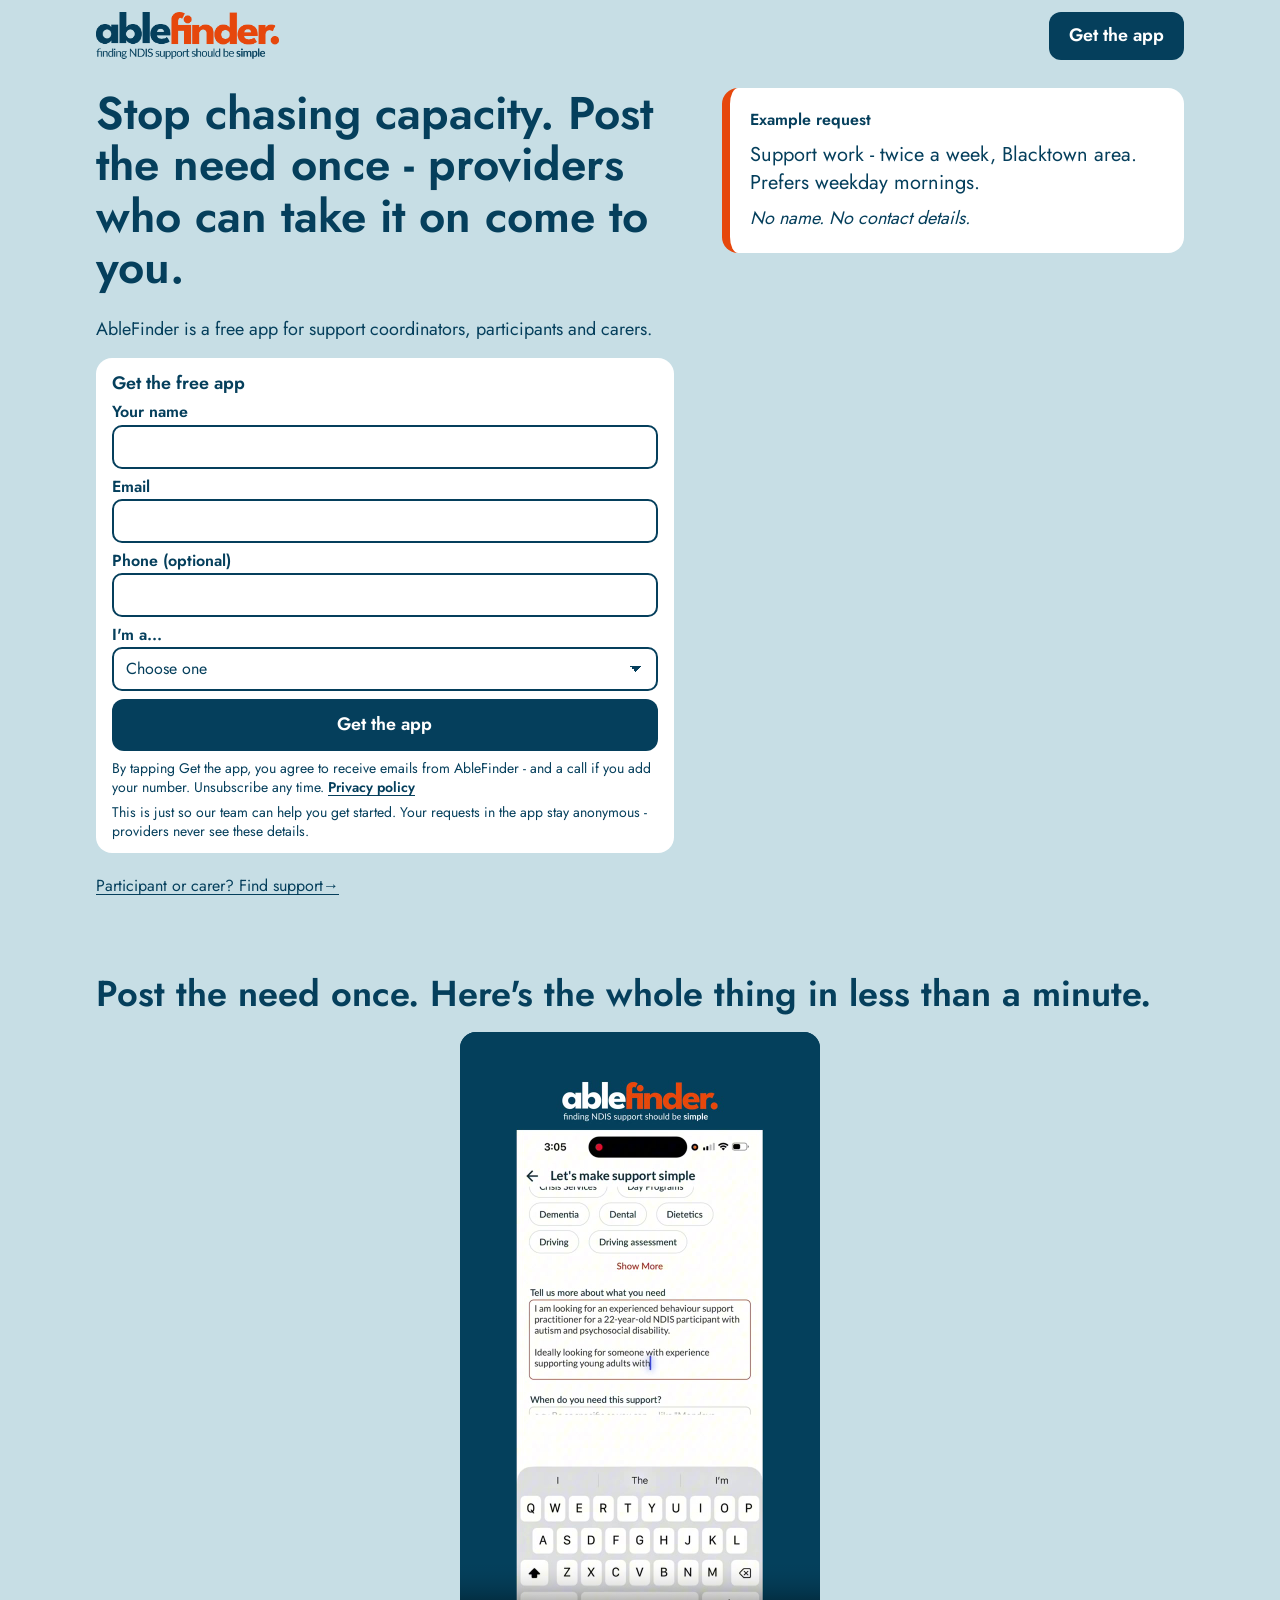
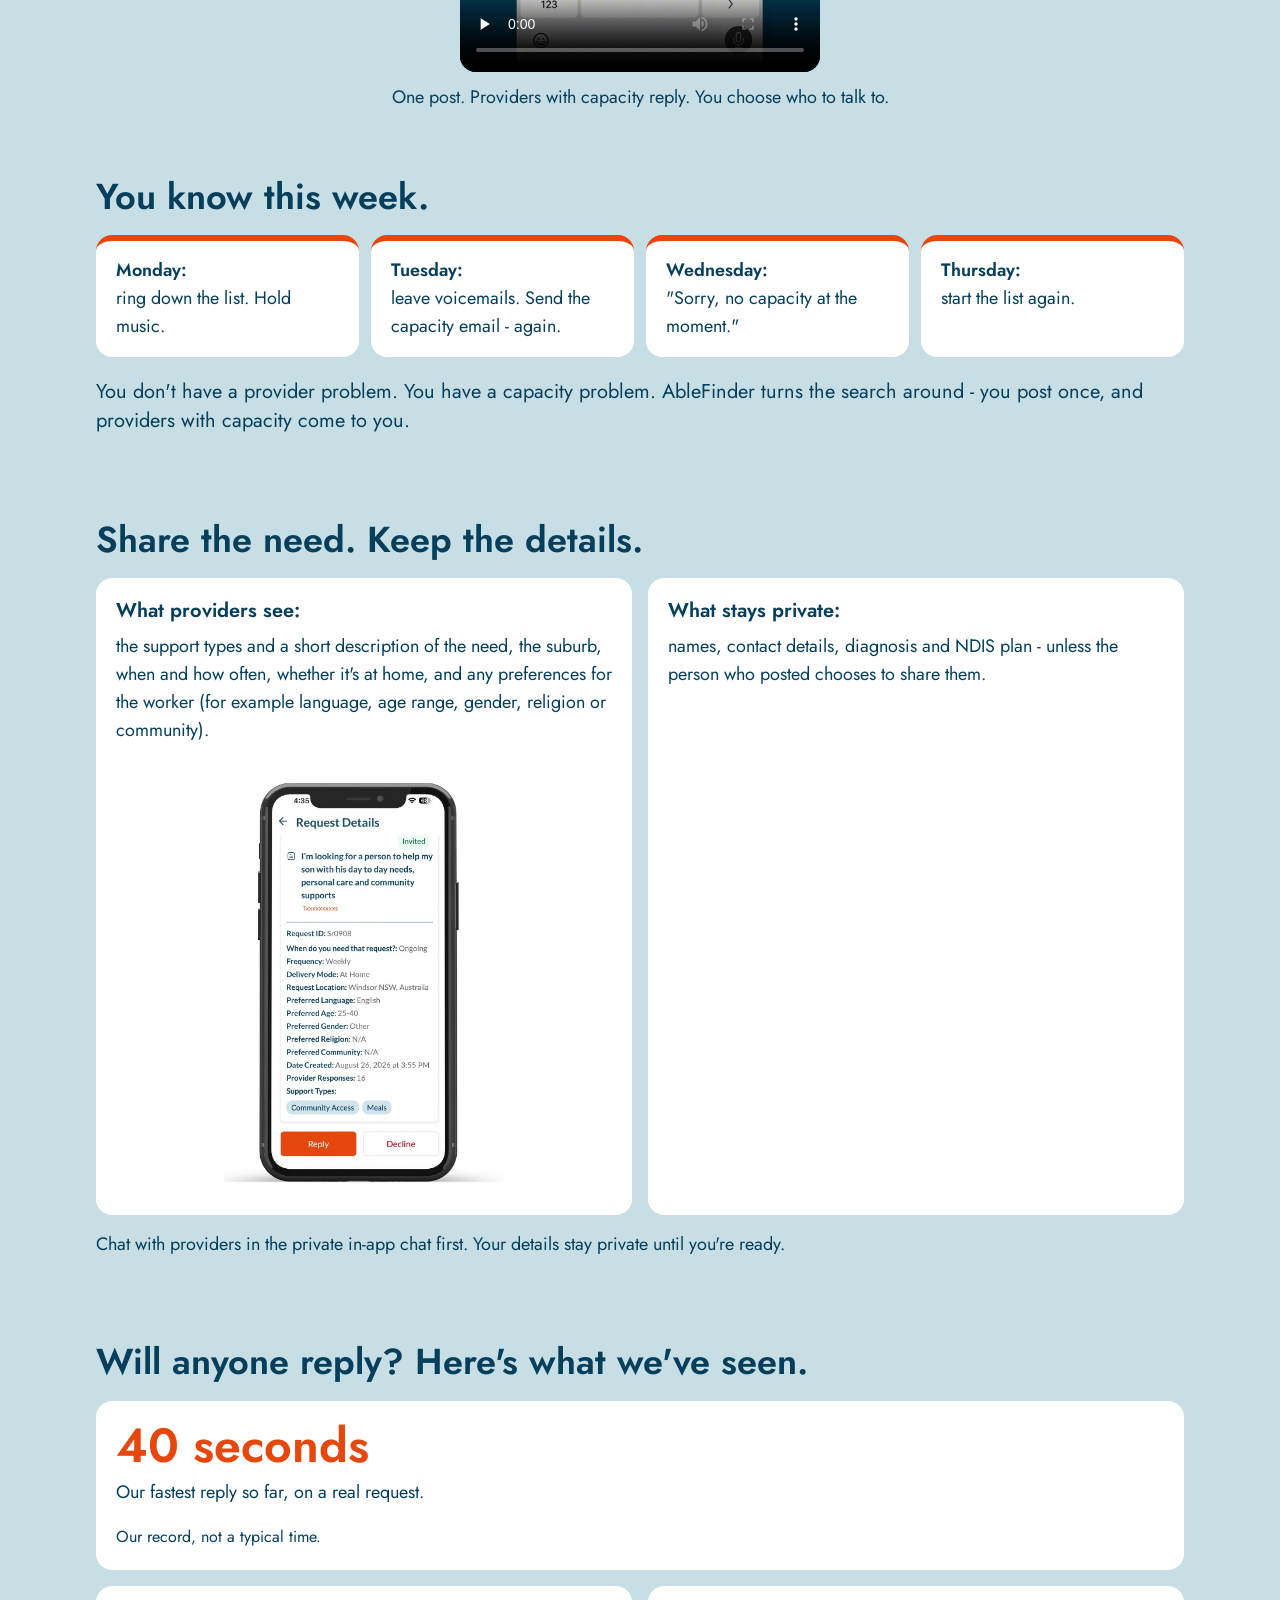
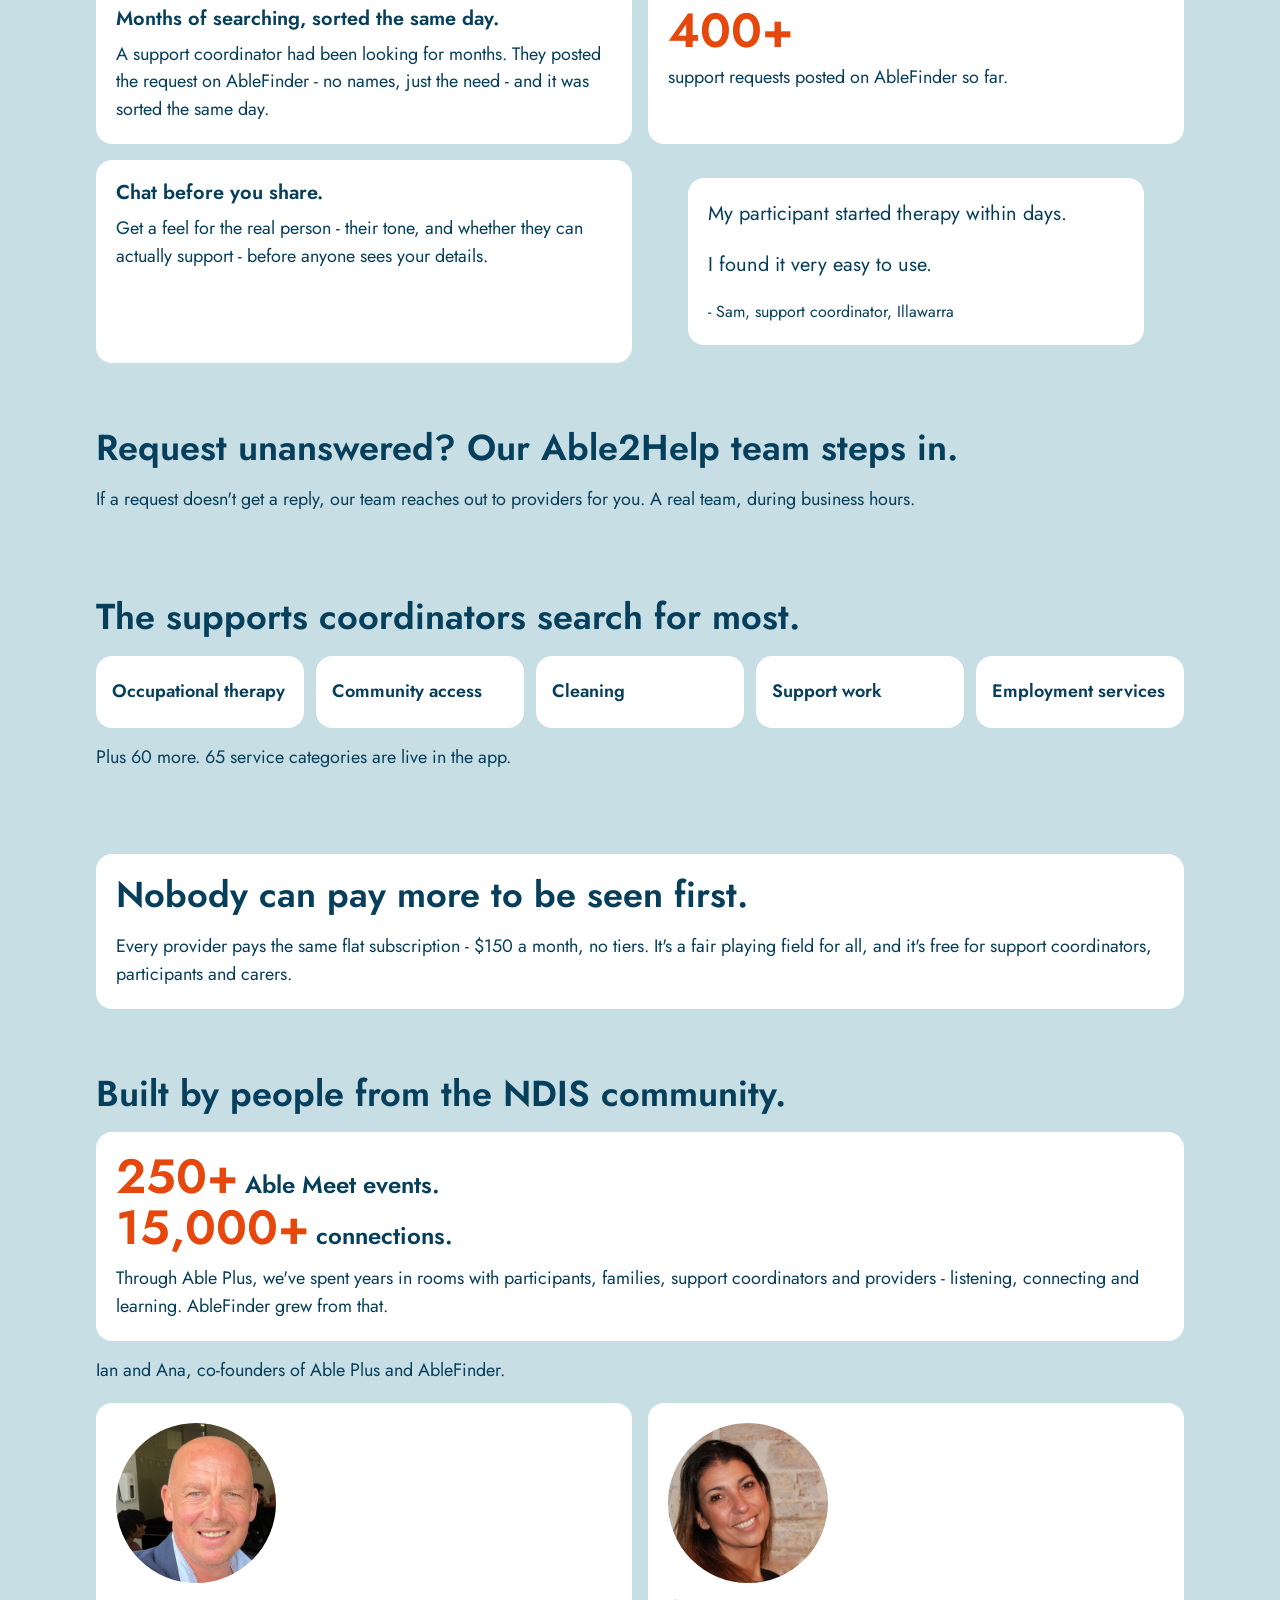
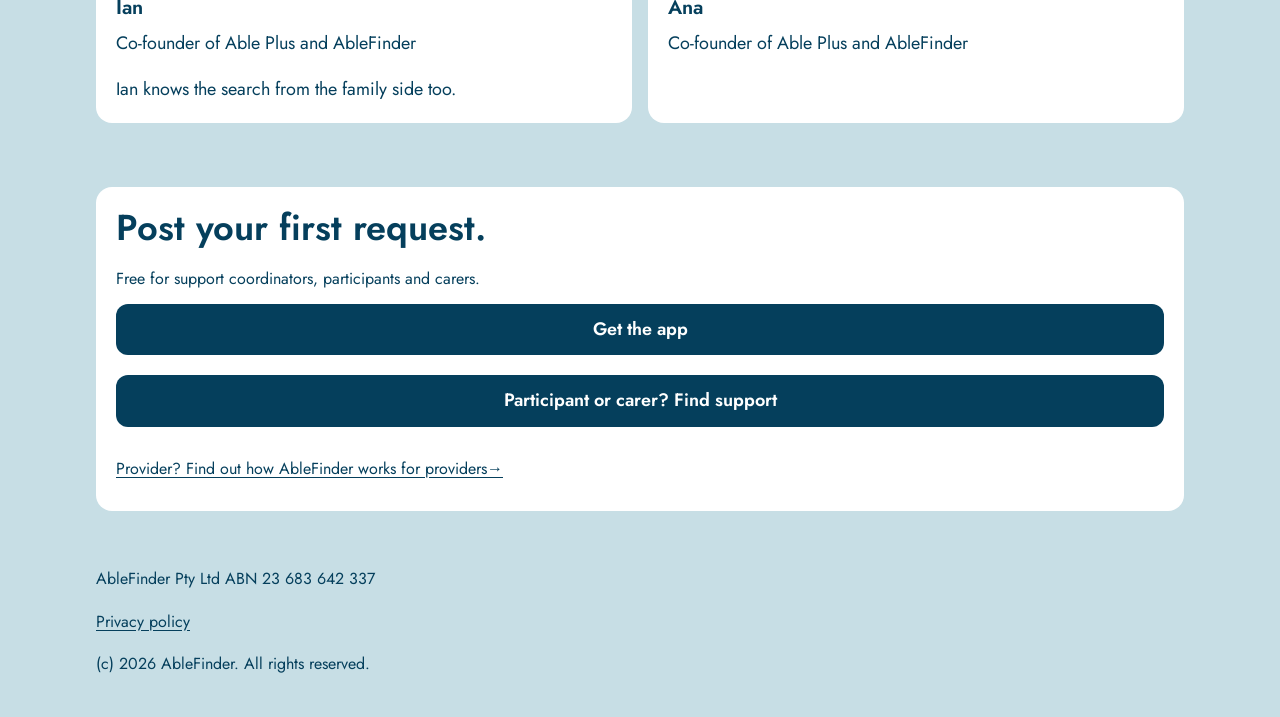
<file: support-coordinators/index.html>
<!doctype html>
<html lang="en-AU">
<head>
<meta charset="utf-8">
<meta name="viewport" content="width=device-width, initial-scale=1">
<title>Post the need once | AbleFinder for support coordinators</title>
<meta name="description" content="AbleFinder is a free app for support coordinators, participants and carers. Post the need once and providers with capacity reply.">
<meta name="robots" content="noindex">
<script>
(function(d){var W=["capacity","private","built"];
var c=null;try{c=new URLSearchParams(location.search).get("c")}catch(e){}
c=c&&c.toLowerCase();
var h=d.documentElement;h.dataset.variant=W.indexOf(c)>-1?c:"default";
var u=navigator.userAgent||"",ios=/iPhone|iPad|iPod/.test(u)||(navigator.platform==="MacIntel"&&navigator.maxTouchPoints>1);
h.dataset.os=ios?"ios":/Android/i.test(u)?"android":"other";
h.classList.add("js");try{if(localStorage.getItem("af_unlocked")==="1")h.classList.add("unlocked")}catch(e){}})(document);
</script>
<link rel="preload" href="/assets/fonts/jost-latin-600-normal.woff2" as="font" type="font/woff2" crossorigin>
<link rel="stylesheet" href="/assets/lp.css?v=20261102">
<script>
!function(f,b,e,v,n,t,s){if(f.fbq)return;n=f.fbq=function(){n.callMethod?
n.callMethod.apply(n,arguments):n.queue.push(arguments)};if(!f._fbq)f._fbq=n;
n.push=n;n.loaded=!0;n.version='2.0';n.queue=[];t=b.createElement(e);t.async=!0;
t.src=v;s=b.getElementsByTagName(e)[0];s.parentNode.insertBefore(t,s)}(window,
document,'script','https://connect.facebook.net/en_US/fbevents.js');
fbq('set', 'autoConfig', false, '1231510630049582');
fbq('init', '1231510630049582');
fbq('track', 'PageView');
</script>
</head>
<body data-page="sc-landing">
<noscript><img height="1" width="1" style="display:none" alt=""
src="https://www.facebook.com/tr?id=1231510630049582&amp;ev=PageView&amp;noscript=1"/></noscript>
<a class="skip" href="#main">Skip to content</a>
<header class="site-header">
<div class="wrap site-header__in">
<a id="logo" href="#main"><img src="/assets/img/logo-colour.png" alt="AbleFinder - finding NDIS support should be simple" width="152" height="40"></a>
<div class="site-header__cta"><div class="store-badges" data-gated><a href="https://apps.apple.com/au/app/ablefinder/id6751715948?pt=128092141&amp;ct=sc-landing-default&amp;mt=8" data-store="ios" data-position="header" class="store-badge store-badge--ios"><img src="/assets/badge-app-store.svg" alt="Download AbleFinder on the App Store" width="144" height="48"></a><a href="https://play.google.com/store/apps/details?id=com.ablefinder.ablefinder&amp;referrer=utm_source%3Dmeta%26utm_medium%3Dpaid_social%26utm_campaign%3Dsc-wsyd%26utm_content%3Dsc-landing-default" data-store="android" data-position="header" class="store-badge store-badge--android"><img src="/assets/badge-google-play.svg" alt="Get AbleFinder on Google Play" width="162" height="48"></a></div><a class="btn gate-btn gate-btn--header" href="#lead" data-goto-form data-gate>Get the app</a></div>
</div>
</header>
<main id="main" class="flow">
<section id="hero" class="sec hero" aria-label="AbleFinder for support coordinators">
<div class="wrap hero__grid">
<div class="hero__text">
<div class="hero__headings">
<h1 class="h1" data-v="default">Stop chasing capacity. Post the need once - providers who can take it on come to you.</h1>
<h1 class="h1" data-v="capacity">Need capacity? Post it once. Stop sending the same email forty times.</h1>
<h1 class="h1" data-v="private">Anonymous by default. Your details stay private until you're ready.</h1>
<h1 class="h1" data-v="built">250+ events. 15,000+ connections. Then we built the app.</h1>
</div>
<p class="lede">AbleFinder is a free app for support coordinators, participants and carers.</p>
<div class="lead" id="lead" data-gate>
<h2 class="lead__h" id="lead-h">Get the free app</h2>
<form id="lead-form" class="lead__form" method="post" action="/api/lead" aria-labelledby="lead-h" novalidate>
<input type="hidden" name="page" value="sc-landing">
<input type="hidden" name="variant" value="default">
<div class="field"><label for="lf-name">Your name</label><input id="lf-name" name="name" type="text" autocomplete="name" maxlength="80" required><p class="field__error" id="lf-name-err" hidden></p></div>
<div class="field"><label for="lf-email">Email</label><input id="lf-email" name="email" type="email" autocomplete="email" inputmode="email" maxlength="120" required><p class="field__error" id="lf-email-err" hidden></p></div>
<div class="field"><label for="lf-phone">Phone (optional)</label><input id="lf-phone" name="phone" type="tel" autocomplete="tel" inputmode="tel" maxlength="20"><p class="field__error" id="lf-phone-err" hidden></p></div>
<div class="field"><label for="lf-role">I'm a...</label><select id="lf-role" name="role" required><option value="" disabled selected>Choose one</option><option value="support_coordinator">Support coordinator</option><option value="participant_carer">Participant or carer</option><option value="provider">Provider</option></select><p class="field__error" id="lf-role-err" hidden></p></div>
<div class="hp" aria-hidden="true"><label for="lf-company">Company</label><input id="lf-company" name="company" type="text" tabindex="-1" autocomplete="off"></div>
<div id="lf-turnstile" class="lead__ts"></div>
<button type="submit" class="btn btn--block lead__btn" id="lf-submit">Get the app</button>
<p class="lead__error" id="lf-form-err" role="alert" hidden></p>
<p class="lead__consent">By tapping Get the app, you agree to receive emails from AbleFinder - and a call if you add your number. Unsubscribe any time. <a href="https://www.ablefinder.net.au/privacy-policy" target="_blank" rel="noopener">Privacy policy</a></p>
<p class="lead__reassure">This is just so our team can help you get started. Your requests in the app stay anonymous - providers never see these details.</p>
</form>
</div>
<div class="unlocked-block" data-gated>
<p class="lead__done" id="lead-done" tabindex="-1">You're in. Download AbleFinder and post your first request.</p>
<div class="store-badges" data-gated><a href="https://apps.apple.com/au/app/ablefinder/id6751715948?pt=128092141&amp;ct=sc-landing-default&amp;mt=8" data-store="ios" data-position="hero" class="store-badge store-badge--ios"><img src="/assets/badge-app-store.svg" alt="Download AbleFinder on the App Store" width="144" height="48"></a><a href="https://play.google.com/store/apps/details?id=com.ablefinder.ablefinder&amp;referrer=utm_source%3Dmeta%26utm_medium%3Dpaid_social%26utm_campaign%3Dsc-wsyd%26utm_content%3Dsc-landing-default" data-store="android" data-position="hero" class="store-badge store-badge--android"><img src="/assets/badge-google-play.svg" alt="Get AbleFinder on Google Play" width="162" height="48"></a></div>
<p class="cta-note">Free for support coordinators, participants and carers.</p>
<p class="provider-next" id="provider-next" hidden><a href="https://www.ablefinder.net.au">Setting up as a provider? See how it works <span aria-hidden="true">&rarr;</span></a></p>
</div>
<p class="webapp-line" hidden><a href="https://app.ablefinder.net.au" data-webapp>On a laptop? Open AbleFinder in your browser <span aria-hidden="true">&rarr;</span></a></p>
<p class="part-link"><a href="#final-cta" data-open-participant>Participant or carer? Find support <span aria-hidden="true">&rarr;</span></a></p>
</div>
<aside class="request-card card" aria-label="Example request">
<p class="request-card__label">Example request</p>
<p class="request-card__body">Support work - twice a week, Blacktown area. Prefers weekday mornings.</p>
<p class="request-card__note"><em>No name. No contact details.</em></p>
</aside>
</div>
</section>
<section id="recording" class="sec" aria-labelledby="recording-h">
<div class="wrap">
<h2 id="recording-h">Post the need once. Here's the whole thing in less than a minute.</h2>
<video controls playsinline preload="none" poster="/assets/video/sc-request-under-a-minute-poster.jpg" width="720" height="1280" aria-label="Screen recording of a support coordinator posting a request in the AbleFinder app">
<source src="/assets/video/sc-request-under-a-minute.mp4" type="video/mp4">
<track kind="captions" srclang="en" label="English" src="/assets/video/sc-request-under-a-minute.vtt" default>
</video>
<p class="video-caption">One post. Providers with capacity reply. You choose who to talk to.</p>
</div>
</section>
<section id="week" class="sec" aria-labelledby="week-h">
<div class="wrap">
<h2 id="week-h">You know this week.</h2>
<ol class="week">
<li><strong>Monday:</strong> ring down the list. Hold music.</li>
<li><strong>Tuesday:</strong> leave voicemails. Send the capacity email - again.</li>
<li><strong>Wednesday:</strong> "Sorry, no capacity at the moment."</li>
<li><strong>Thursday:</strong> start the list again.</li>
</ol>
<p class="closing">You don't have a provider problem. You have a capacity problem. AbleFinder turns the search around - you post once, and providers with capacity come to you.</p>
</div>
</section>
<section id="privacy" class="sec" aria-labelledby="privacy-h">
<div class="wrap">
<h2 id="privacy-h">Share the need. Keep the details.</h2>
<div class="cols">
<div class="card">
<h3>What providers see:</h3>
<p>the support types and a short description of the need, the suburb, when and how often, whether it's at home, and any preferences for the worker (for example language, age range, gender, religion or community).</p>
<img class="ui-shot" src="/assets/img/provider-view.jpg" alt="A request as a provider sees it in the AbleFinder app: a short description, support types, location, frequency and worker preferences. No name or contact details." width="480" height="741" loading="lazy" decoding="async">
</div>
<div class="card">
<h3>What stays private:</h3>
<p>names, contact details, diagnosis and NDIS plan - unless the person who posted chooses to share them.</p>
</div>
</div>
<p class="under">Chat with providers in the private in-app chat first. Your details stay private until you're ready.</p>
</div>
</section>
<section id="proof" class="sec" aria-labelledby="proof-h">
<div class="wrap">
<h2 id="proof-h">Will anyone reply? Here's what we've seen.</h2>
<div class="proof">
<div class="card proof__big">
<p class="num">40 seconds</p>
<p>Our fastest reply so far, on a real request.</p>
<p class="small">Our record, not a typical time.</p>
</div>
<div class="card">
<h3>Months of searching, sorted the same day.</h3>
<p>A support coordinator had been looking for months. They posted the request on AbleFinder - no names, just the need - and it was sorted the same day.</p>
</div>
<div class="card">
<p class="num num--md">400+</p>
<p>support requests posted on AbleFinder so far.</p>
</div>
<div class="card">
<h3>Chat before you share.</h3>
<p>Get a feel for the real person - their tone, and whether they can actually support - before anyone sees your details.</p>
</div>
<figure id="sam-testimonial" class="card" hidden>
<blockquote><p>My participant started therapy within days.</p><p>I found it very easy to use.</p></blockquote>
<figcaption>- Sam, support coordinator, Illawarra</figcaption>
</figure>
</div>
</div>
</section>
<section id="able2help" class="sec" aria-labelledby="a2h-h">
<div class="wrap">
<h2 id="a2h-h">Request unanswered? Our Able2Help team steps in.</h2>
<p>If a request doesn't get a reply, our team reaches out to providers for you. A real team, during business hours.</p>
</div>
</section>
<section id="find" class="sec" aria-labelledby="find-h">
<div class="wrap">
<h2 id="find-h">The supports coordinators search for most.</h2>
<ul class="tiles">
<li>Occupational therapy</li>
<li>Community access</li>
<li>Cleaning</li>
<li>Support work</li>
<li>Employment services</li>
</ul>
<p class="under">Plus 60 more. 65 service categories are live in the app.</p>
</div>
</section>
<section id="price" class="sec" aria-labelledby="price-h">
<div class="wrap">
<div class="card">
<h2 id="price-h">Nobody can pay more to be seen first.</h2>
<p>Every provider pays the same flat subscription - $150 a month, no tiers. It's a fair playing field for all, and it's free for support coordinators, participants and carers.</p>
</div>
</div>
</section>
<section id="built" class="sec" aria-labelledby="built-h">
<div class="wrap">
<h2 id="built-h">Built by people from the NDIS community.</h2>
<div class="card">
<p class="stats"><span class="stat"><span class="num num--md">250+</span> Able Meet events.</span> <span class="stat"><span class="num num--md">15,000+</span> connections.</span></p>
<p>Through Able Plus, we've spent years in rooms with participants, families, support coordinators and providers - listening, connecting and learning. AbleFinder grew from that.</p>
</div>
<p class="under">Ian and Ana, co-founders of Able Plus and AbleFinder.</p>
<div class="cols">
<div class="card person">
<img class="person__photo" src="/assets/img/ian.jpg" alt="Ian, co-founder of Able Plus and AbleFinder" width="160" height="160" loading="lazy" decoding="async">
<h3>Ian</h3>
<p>Co-founder of Able Plus and AbleFinder</p>
<p>Ian knows the search from the family side too.</p>
</div>
<div class="card person">
<img class="person__photo" src="/assets/img/ana.jpg" alt="Ana, co-founder of Able Plus and AbleFinder" width="160" height="160" loading="lazy" decoding="async">
<h3>Ana</h3>
<p>Co-founder of Able Plus and AbleFinder</p>
</div>
</div>
</div>
</section>
<section id="final-cta" class="sec" aria-labelledby="final-h" tabindex="-1">
<div class="wrap">
<div class="card final">
<h2 id="final-h">Post your first request.</h2>
<p class="cta-note">Free for support coordinators, participants and carers.</p>
<div class="store-badges" data-gated><a href="https://apps.apple.com/au/app/ablefinder/id6751715948?pt=128092141&amp;ct=sc-landing-default&amp;mt=8" data-store="ios" data-position="final" class="store-badge store-badge--ios"><img src="/assets/badge-app-store.svg" alt="Download AbleFinder on the App Store" width="144" height="48"></a><a href="https://play.google.com/store/apps/details?id=com.ablefinder.ablefinder&amp;referrer=utm_source%3Dmeta%26utm_medium%3Dpaid_social%26utm_campaign%3Dsc-wsyd%26utm_content%3Dsc-landing-default" data-store="android" data-position="final" class="store-badge store-badge--android"><img src="/assets/badge-google-play.svg" alt="Get AbleFinder on Google Play" width="162" height="48"></a></div>
<a class="btn btn--block gate-btn" href="#lead" data-goto-form data-gate>Get the app</a>
<p class="webapp-line" hidden><a href="https://app.ablefinder.net.au" data-webapp>On a laptop? Open AbleFinder in your browser <span aria-hidden="true">&rarr;</span></a></p>
<button type="button" class="btn btn--block" id="participant-btn" aria-expanded="false" aria-controls="participant-panel">Participant or carer? Find support</button>
<div id="participant-panel" class="panel" hidden>
<p>AbleFinder works the same way for you. Post what you need, keep your details private, and choose who to talk to.</p>
<p class="cta-note">Free for support coordinators, participants and carers.</p>
<div class="store-badges" data-gated><a href="https://apps.apple.com/au/app/ablefinder/id6751715948?pt=128092141&amp;ct=sc-landing-default&amp;mt=8" data-store="ios" data-position="participant" data-audience="participant_carer" class="store-badge store-badge--ios"><img src="/assets/badge-app-store.svg" alt="Download AbleFinder on the App Store" width="144" height="48"></a><a href="https://play.google.com/store/apps/details?id=com.ablefinder.ablefinder&amp;referrer=utm_source%3Dmeta%26utm_medium%3Dpaid_social%26utm_campaign%3Dsc-wsyd%26utm_content%3Dsc-landing-default" data-store="android" data-position="participant" data-audience="participant_carer" class="store-badge store-badge--android"><img src="/assets/badge-google-play.svg" alt="Get AbleFinder on Google Play" width="162" height="48"></a></div>
<a class="btn btn--block gate-btn" href="#lead" data-goto-form data-preset-role="participant_carer" data-gate>Get the app</a>
</div>
<p class="provider-line"><a href="https://www.ablefinder.net.au">Provider? Find out how AbleFinder works for providers <span aria-hidden="true">&rarr;</span></a></p>
</div>
</div>
</section>
</main>
<div id="sticky" class="sticky" hidden>
<div class="wrap">
<p class="sticky__note">Free for support coordinators, participants and carers.</p>
<div class="store-badges" data-gated><a href="https://apps.apple.com/au/app/ablefinder/id6751715948?pt=128092141&amp;ct=sc-landing-default&amp;mt=8" data-store="ios" data-position="sticky" class="store-badge store-badge--ios"><img src="/assets/badge-app-store.svg" alt="Download AbleFinder on the App Store" width="144" height="48"></a><a href="https://play.google.com/store/apps/details?id=com.ablefinder.ablefinder&amp;referrer=utm_source%3Dmeta%26utm_medium%3Dpaid_social%26utm_campaign%3Dsc-wsyd%26utm_content%3Dsc-landing-default" data-store="android" data-position="sticky" class="store-badge store-badge--android"><img src="/assets/badge-google-play.svg" alt="Get AbleFinder on Google Play" width="162" height="48"></a></div>
<a class="btn btn--block gate-btn" href="#lead" data-goto-form data-gate>Get the app</a>
</div>
</div>
<footer class="site-footer">
<div class="wrap">
<p>AbleFinder Pty Ltd ABN 23 683 642 337</p>
<p><a class="footer-link" href="https://www.ablefinder.net.au/privacy-policy">Privacy policy</a></p>
<p>(c) 2026 AbleFinder. All rights reserved.</p>
</div>
</footer>
<script src="/assets/tracking.js?v=20261104"></script>
<script src="https://challenges.cloudflare.com/turnstile/v0/api.js?render=explicit&amp;onload=afTurnstileReady" async defer></script>
</body>
</html>
</file>
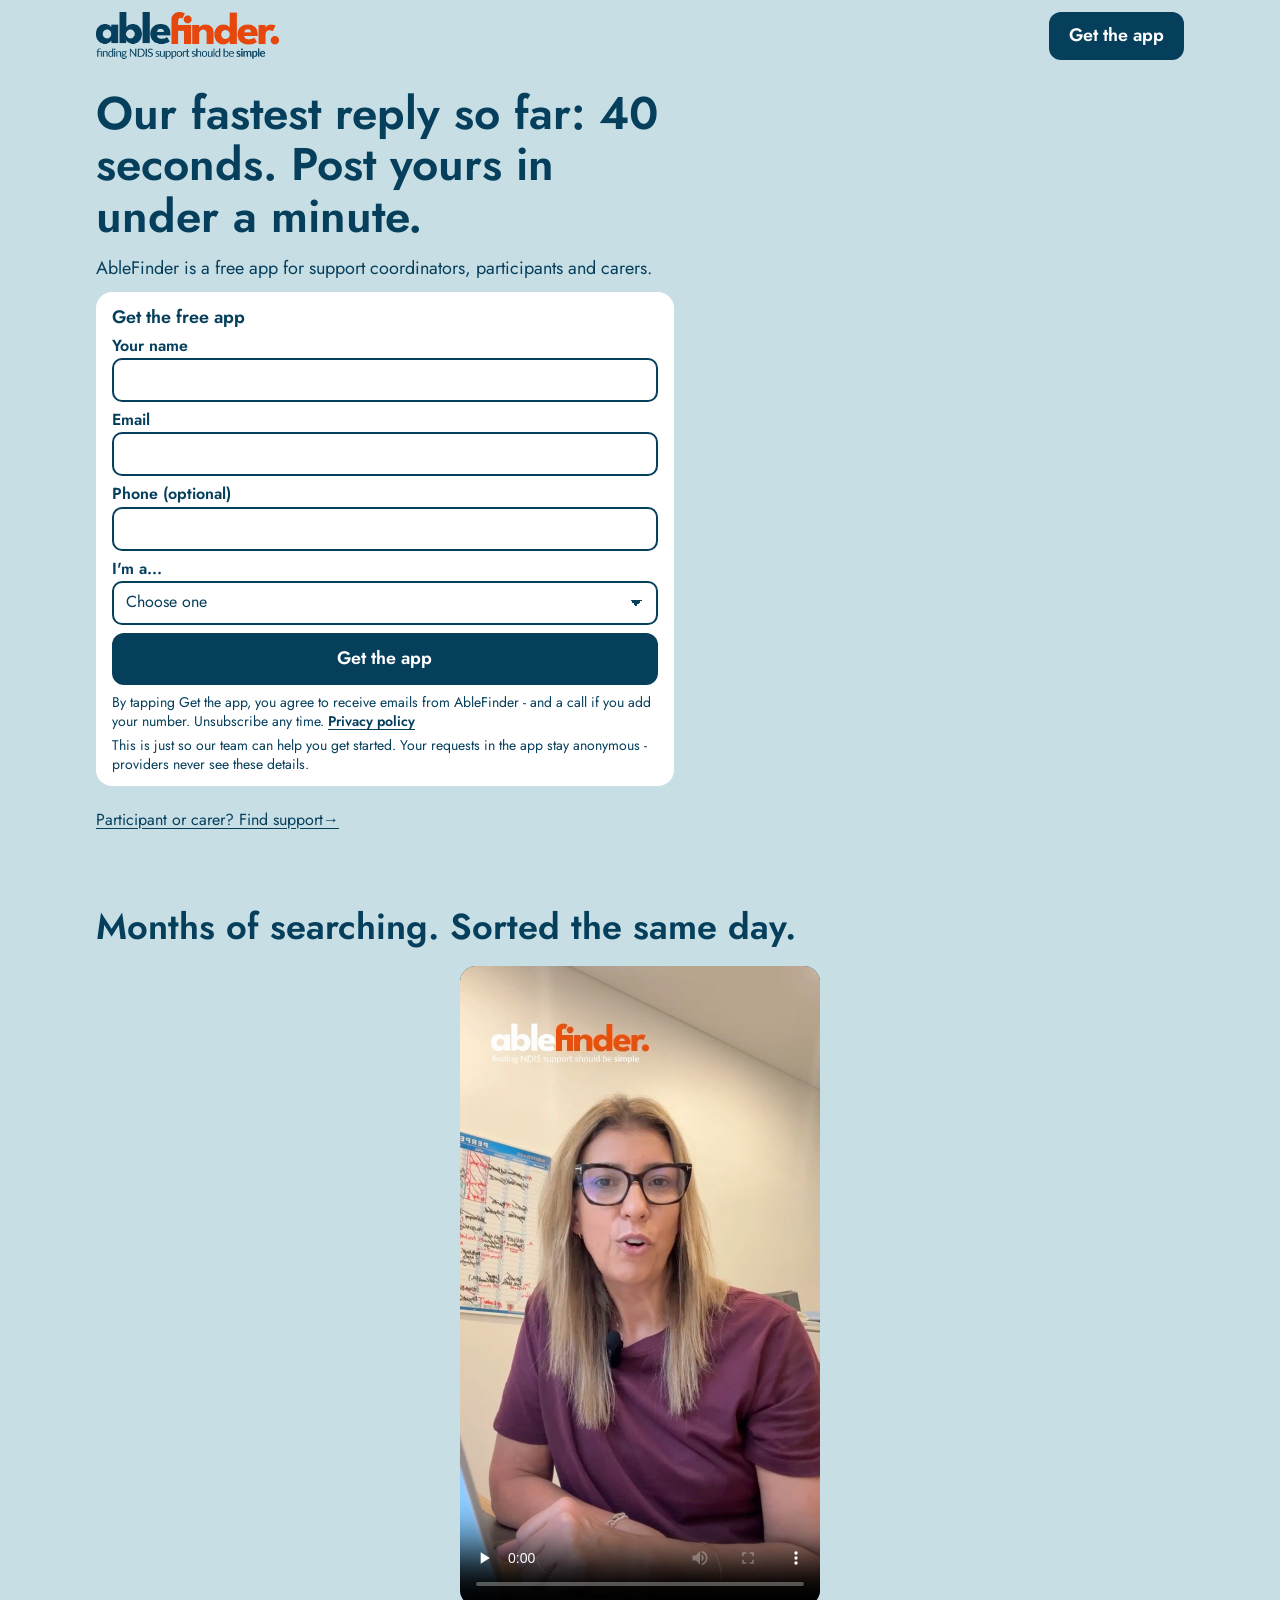
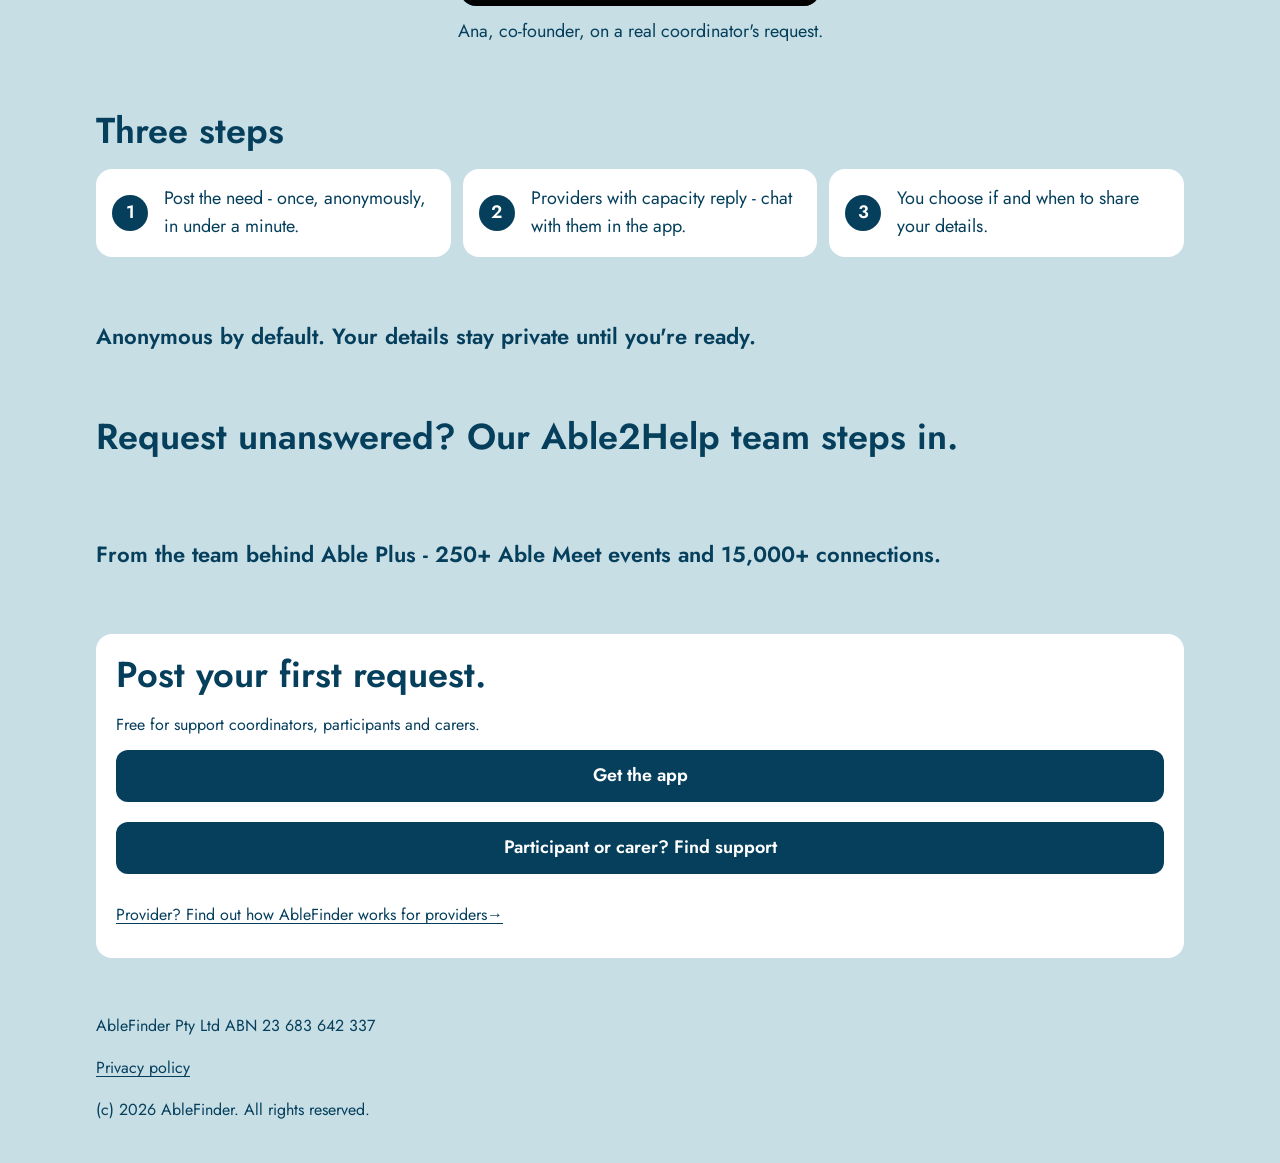
<file: support-coordinators/start/index.html>
<!doctype html>
<html lang="en-AU">
<head>
<meta charset="utf-8">
<meta name="viewport" content="width=device-width, initial-scale=1">
<title>Post your request in under a minute | AbleFinder</title>
<meta name="description" content="Post your request on AbleFinder in under a minute. Anonymous by default. Free for support coordinators, participants and carers.">
<meta name="robots" content="noindex">
<script>
(function(d){var SAM_CONSENT=true; /* keep in sync with /assets/tracking.js */
var W=["sameday","private","fair","free","tonight"];
if(SAM_CONSENT)W.push("days");
var c=null;try{c=new URLSearchParams(location.search).get("c")}catch(e){}
c=c&&c.toLowerCase();
var h=d.documentElement;h.dataset.variant=W.indexOf(c)>-1?c:"default";
var u=navigator.userAgent||"",ios=/iPhone|iPad|iPod/.test(u)||(navigator.platform==="MacIntel"&&navigator.maxTouchPoints>1);
h.dataset.os=ios?"ios":/Android/i.test(u)?"android":"other";
h.classList.add("js");try{if(localStorage.getItem("af_unlocked")==="1")h.classList.add("unlocked")}catch(e){}})(document);
</script>
<link rel="preload" href="/assets/fonts/jost-latin-600-normal.woff2" as="font" type="font/woff2" crossorigin>
<link rel="stylesheet" href="/assets/lp.css?v=20261102">
<script>
!function(f,b,e,v,n,t,s){if(f.fbq)return;n=f.fbq=function(){n.callMethod?
n.callMethod.apply(n,arguments):n.queue.push(arguments)};if(!f._fbq)f._fbq=n;
n.push=n;n.loaded=!0;n.version='2.0';n.queue=[];t=b.createElement(e);t.async=!0;
t.src=v;s=b.getElementsByTagName(e)[0];s.parentNode.insertBefore(t,s)}(window,
document,'script','https://connect.facebook.net/en_US/fbevents.js');
fbq('set', 'autoConfig', false, '1231510630049582');
fbq('init', '1231510630049582');
fbq('track', 'PageView');
</script>
</head>
<body data-page="sc-start">
<noscript><img height="1" width="1" style="display:none" alt=""
src="https://www.facebook.com/tr?id=1231510630049582&amp;ev=PageView&amp;noscript=1"/></noscript>
<a class="skip" href="#main">Skip to content</a>
<header class="site-header">
<div class="wrap site-header__in">
<a id="logo" href="#main"><img src="/assets/img/logo-colour.png" alt="AbleFinder - finding NDIS support should be simple" width="152" height="40"></a>
<div class="site-header__cta"><div class="store-badges" data-gated><a href="https://apps.apple.com/au/app/ablefinder/id6751715948?pt=128092141&amp;ct=sc-start-default&amp;mt=8" data-store="ios" data-position="header" class="store-badge store-badge--ios"><img src="/assets/badge-app-store.svg" alt="Download AbleFinder on the App Store" width="144" height="48"></a><a href="https://play.google.com/store/apps/details?id=com.ablefinder.ablefinder&amp;referrer=utm_source%3Dmeta%26utm_medium%3Dpaid_social%26utm_campaign%3Dsc-wsyd%26utm_content%3Dsc-start-default" data-store="android" data-position="header" class="store-badge store-badge--android"><img src="/assets/badge-google-play.svg" alt="Get AbleFinder on Google Play" width="162" height="48"></a></div><a class="btn gate-btn gate-btn--header" href="#lead" data-goto-form data-gate>Get the app</a></div>
</div>
</header>
<main id="main" class="flow">
<section id="hero" class="sec hero" aria-label="AbleFinder for support coordinators">
<div class="wrap hero__grid">
<div class="hero__text">
<div class="hero__headings">
<h1 class="h1" data-v="default">Our fastest reply so far: 40 seconds. Post yours in under a minute.</h1>
<h1 class="h1" data-v="sameday">Months of searching. Sorted the same day.</h1>
<h1 class="h1" data-v="days">"My participant started therapy within days." <span class="h1__attrib">- Sam, support coordinator, Illawarra</span></h1>
<h1 class="h1" data-v="private">Your participant's name stays private. Until you choose who sees it.</h1>
<h1 class="h1" data-v="fair">Nobody can pay more to be seen first. A fair playing field for all.</h1>
<h1 class="h1" data-v="free">Free. One post. Under a minute.</h1>
<h1 class="h1" data-v="tonight">Post it tonight. Read your replies tomorrow.</h1>
</div>
<p class="lede">AbleFinder is a free app for support coordinators, participants and carers.</p>
<div class="lead" id="lead" data-gate>
<h2 class="lead__h" id="lead-h">Get the free app</h2>
<form id="lead-form" class="lead__form" method="post" action="/api/lead" aria-labelledby="lead-h" novalidate>
<input type="hidden" name="page" value="sc-start">
<input type="hidden" name="variant" value="default">
<div class="field"><label for="lf-name">Your name</label><input id="lf-name" name="name" type="text" autocomplete="name" maxlength="80" required><p class="field__error" id="lf-name-err" hidden></p></div>
<div class="field"><label for="lf-email">Email</label><input id="lf-email" name="email" type="email" autocomplete="email" inputmode="email" maxlength="120" required><p class="field__error" id="lf-email-err" hidden></p></div>
<div class="field"><label for="lf-phone">Phone (optional)</label><input id="lf-phone" name="phone" type="tel" autocomplete="tel" inputmode="tel" maxlength="20"><p class="field__error" id="lf-phone-err" hidden></p></div>
<div class="field"><label for="lf-role">I'm a...</label><select id="lf-role" name="role" required><option value="" disabled selected>Choose one</option><option value="support_coordinator">Support coordinator</option><option value="participant_carer">Participant or carer</option><option value="provider">Provider</option></select><p class="field__error" id="lf-role-err" hidden></p></div>
<div class="hp" aria-hidden="true"><label for="lf-company">Company</label><input id="lf-company" name="company" type="text" tabindex="-1" autocomplete="off"></div>
<div id="lf-turnstile" class="lead__ts"></div>
<button type="submit" class="btn btn--block lead__btn" id="lf-submit">Get the app</button>
<p class="lead__error" id="lf-form-err" role="alert" hidden></p>
<p class="lead__consent">By tapping Get the app, you agree to receive emails from AbleFinder - and a call if you add your number. Unsubscribe any time. <a href="https://www.ablefinder.net.au/privacy-policy" target="_blank" rel="noopener">Privacy policy</a></p>
<p class="lead__reassure">This is just so our team can help you get started. Your requests in the app stay anonymous - providers never see these details.</p>
</form>
</div>
<div class="unlocked-block" data-gated>
<p class="lead__done" id="lead-done" tabindex="-1">You're in. Download AbleFinder and post your first request.</p>
<div class="store-badges" data-gated><a href="https://apps.apple.com/au/app/ablefinder/id6751715948?pt=128092141&amp;ct=sc-start-default&amp;mt=8" data-store="ios" data-position="hero" class="store-badge store-badge--ios"><img src="/assets/badge-app-store.svg" alt="Download AbleFinder on the App Store" width="144" height="48"></a><a href="https://play.google.com/store/apps/details?id=com.ablefinder.ablefinder&amp;referrer=utm_source%3Dmeta%26utm_medium%3Dpaid_social%26utm_campaign%3Dsc-wsyd%26utm_content%3Dsc-start-default" data-store="android" data-position="hero" class="store-badge store-badge--android"><img src="/assets/badge-google-play.svg" alt="Get AbleFinder on Google Play" width="162" height="48"></a></div>
<p class="cta-note">Free for support coordinators, participants and carers.</p>
<p class="provider-next" id="provider-next" hidden><a href="https://www.ablefinder.net.au">Setting up as a provider? See how it works <span aria-hidden="true">&rarr;</span></a></p>
</div>
<p class="webapp-line" hidden><a href="https://app.ablefinder.net.au" data-webapp>On a laptop? Open AbleFinder in your browser <span aria-hidden="true">&rarr;</span></a></p>
<p class="part-link"><a href="#final-cta" data-open-participant>Participant or carer? Find support <span aria-hidden="true">&rarr;</span></a></p>
</div>

</div>
</section>
<section id="same-day" class="sec" aria-labelledby="same-day-h">
<div class="wrap">
<h2 id="same-day-h">Months of searching. Sorted the same day.</h2>
<video controls playsinline preload="none" poster="/assets/video/same-day-ana-poster.jpg" width="720" height="1280" aria-label="Ana, co-founder, talking about a real coordinator's request">
<source src="/assets/video/same-day-ana.mp4" type="video/mp4">
<track kind="captions" srclang="en" label="English" src="/assets/video/same-day-ana.vtt"><!-- not default: captions are burned into the video -->
</video>
<p class="video-caption">Ana, co-founder, on a real coordinator's request.</p>
</div>
</section>
<section id="steps" class="sec" aria-labelledby="steps-h">
<div class="wrap">
<h2 id="steps-h">Three steps</h2>
<ol class="steps">
<li>Post the need - once, anonymously, in under a minute.</li>
<li>Providers with capacity reply - chat with them in the app.</li>
<li>You choose if and when to share your details.</li>
</ol>
</div>
</section>
<section id="privacy-line" class="sec" aria-label="Privacy">
<div class="wrap">
<p class="statement">Anonymous by default. Your details stay private until you're ready.</p>
</div>
</section>
<section id="able2help" class="sec" aria-labelledby="a2h-h">
<div class="wrap">
<h2 id="a2h-h">Request unanswered? Our Able2Help team steps in.</h2>
</div>
</section>
<section id="credibility" class="sec" aria-label="About Able Plus">
<div class="wrap">
<p class="statement">From the team behind Able Plus - 250+ Able Meet events and 15,000+ connections.</p>
</div>
</section>
<section id="final-cta" class="sec" aria-labelledby="final-h" tabindex="-1">
<div class="wrap">
<div class="card final">
<h2 id="final-h">Post your first request.</h2>
<p class="cta-note">Free for support coordinators, participants and carers.</p>
<div class="store-badges" data-gated><a href="https://apps.apple.com/au/app/ablefinder/id6751715948?pt=128092141&amp;ct=sc-start-default&amp;mt=8" data-store="ios" data-position="final" class="store-badge store-badge--ios"><img src="/assets/badge-app-store.svg" alt="Download AbleFinder on the App Store" width="144" height="48"></a><a href="https://play.google.com/store/apps/details?id=com.ablefinder.ablefinder&amp;referrer=utm_source%3Dmeta%26utm_medium%3Dpaid_social%26utm_campaign%3Dsc-wsyd%26utm_content%3Dsc-start-default" data-store="android" data-position="final" class="store-badge store-badge--android"><img src="/assets/badge-google-play.svg" alt="Get AbleFinder on Google Play" width="162" height="48"></a></div>
<a class="btn btn--block gate-btn" href="#lead" data-goto-form data-gate>Get the app</a>
<p class="webapp-line" hidden><a href="https://app.ablefinder.net.au" data-webapp>On a laptop? Open AbleFinder in your browser <span aria-hidden="true">&rarr;</span></a></p>
<button type="button" class="btn btn--block" id="participant-btn" aria-expanded="false" aria-controls="participant-panel">Participant or carer? Find support</button>
<div id="participant-panel" class="panel" hidden>
<p>AbleFinder works the same way for you. Post what you need, keep your details private, and choose who to talk to.</p>
<p class="cta-note">Free for support coordinators, participants and carers.</p>
<div class="store-badges" data-gated><a href="https://apps.apple.com/au/app/ablefinder/id6751715948?pt=128092141&amp;ct=sc-start-default&amp;mt=8" data-store="ios" data-position="participant" data-audience="participant_carer" class="store-badge store-badge--ios"><img src="/assets/badge-app-store.svg" alt="Download AbleFinder on the App Store" width="144" height="48"></a><a href="https://play.google.com/store/apps/details?id=com.ablefinder.ablefinder&amp;referrer=utm_source%3Dmeta%26utm_medium%3Dpaid_social%26utm_campaign%3Dsc-wsyd%26utm_content%3Dsc-start-default" data-store="android" data-position="participant" data-audience="participant_carer" class="store-badge store-badge--android"><img src="/assets/badge-google-play.svg" alt="Get AbleFinder on Google Play" width="162" height="48"></a></div>
<a class="btn btn--block gate-btn" href="#lead" data-goto-form data-preset-role="participant_carer" data-gate>Get the app</a>
</div>
<p class="provider-line"><a href="https://www.ablefinder.net.au">Provider? Find out how AbleFinder works for providers <span aria-hidden="true">&rarr;</span></a></p>
</div>
</div>
</section>
</main>
<div id="sticky" class="sticky" hidden>
<div class="wrap">
<p class="sticky__note">Free for support coordinators, participants and carers.</p>
<div class="store-badges" data-gated><a href="https://apps.apple.com/au/app/ablefinder/id6751715948?pt=128092141&amp;ct=sc-start-default&amp;mt=8" data-store="ios" data-position="sticky" class="store-badge store-badge--ios"><img src="/assets/badge-app-store.svg" alt="Download AbleFinder on the App Store" width="144" height="48"></a><a href="https://play.google.com/store/apps/details?id=com.ablefinder.ablefinder&amp;referrer=utm_source%3Dmeta%26utm_medium%3Dpaid_social%26utm_campaign%3Dsc-wsyd%26utm_content%3Dsc-start-default" data-store="android" data-position="sticky" class="store-badge store-badge--android"><img src="/assets/badge-google-play.svg" alt="Get AbleFinder on Google Play" width="162" height="48"></a></div>
<a class="btn btn--block gate-btn" href="#lead" data-goto-form data-gate>Get the app</a>
</div>
</div>
<footer class="site-footer">
<div class="wrap">
<p>AbleFinder Pty Ltd ABN 23 683 642 337</p>
<p><a class="footer-link" href="https://www.ablefinder.net.au/privacy-policy">Privacy policy</a></p>
<p>(c) 2026 AbleFinder. All rights reserved.</p>
</div>
</footer>
<script src="/assets/tracking.js?v=20261104"></script>
<script src="https://challenges.cloudflare.com/turnstile/v0/api.js?render=explicit&amp;onload=afTurnstileReady" async defer></script>
</body>
</html>
</file>
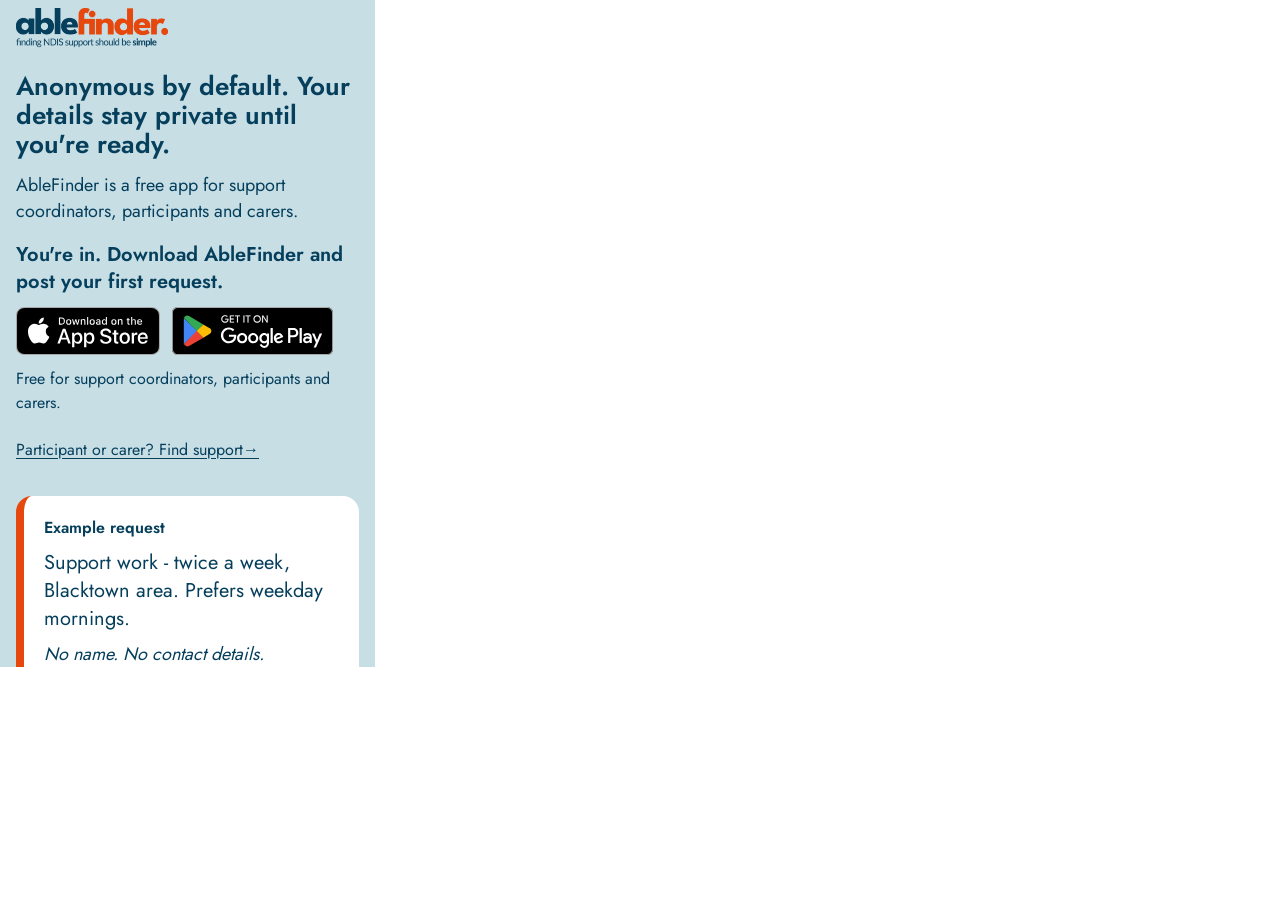
<file: tools/verify/harness.html>
<!doctype html>
<html lang="en-AU">
<head>
<meta charset="utf-8">
<title>verify harness</title>
<meta name="robots" content="noindex">
<style>body{margin:0}iframe{position:absolute;left:0;top:0;border:0}</style>
</head>
<body>
<!-- Run only through tools/verify/run.py, which launches Chrome with host rules that block Meta hosts. -->
<pre id="out">PENDING</pre>
<script src="/tools/verify/verify.js"></script>
</body>
</html>
</file>
<file: assets/lp.css>
/* AbleFinder support coordinator landing pages. Shared by both pages. */
@font-face{font-family:"Jost";font-style:normal;font-weight:400;font-display:swap;src:url("/assets/fonts/jost-latin-400-normal.woff2") format("woff2");unicode-range:U+0000-00FF,U+0131,U+0152-0153,U+02BB-02BC,U+02C6,U+02DA,U+02DC,U+0304,U+0308,U+0329,U+2000-206F,U+20AC,U+2122,U+2191,U+2193,U+2212,U+2215,U+FEFF,U+FFFD}
@font-face{font-family:"Jost";font-style:normal;font-weight:500;font-display:swap;src:url("/assets/fonts/jost-latin-500-normal.woff2") format("woff2");unicode-range:U+0000-00FF,U+0131,U+0152-0153,U+02BB-02BC,U+02C6,U+02DA,U+02DC,U+0304,U+0308,U+0329,U+2000-206F,U+20AC,U+2122,U+2191,U+2193,U+2212,U+2215,U+FEFF,U+FFFD}
@font-face{font-family:"Jost";font-style:normal;font-weight:600;font-display:swap;src:url("/assets/fonts/jost-latin-600-normal.woff2") format("woff2");unicode-range:U+0000-00FF,U+0131,U+0152-0153,U+02BB-02BC,U+02C6,U+02DA,U+02DC,U+0304,U+0308,U+0329,U+2000-206F,U+20AC,U+2122,U+2191,U+2193,U+2212,U+2215,U+FEFF,U+FFFD}

:root{
  --bg:#c7dee5;
  --surface:#ffffff;
  --ink:#053f5c;
  --accent:#e6470c;
  --accent-ink:#b83a09;
  --focus:#e6470c;
  --sticky-h:112px;
  --radius:16px;
  --gap:16px;
  --max:1120px;
  --font:"futura-pt",Futura,Jost,"Century Gothic",sans-serif;
}
*,*::before,*::after{box-sizing:border-box}
html{-webkit-text-size-adjust:100%;text-size-adjust:100%}
@media (prefers-reduced-motion:no-preference){html{scroll-behavior:smooth}}
body{margin:0;background:var(--bg);color:var(--ink);font-family:var(--font);font-weight:400;font-size:1.125rem;line-height:1.55}
@media (max-width:767.98px){body{padding-bottom:calc(var(--sticky-h) + env(safe-area-inset-bottom,0px))}}
img,video{max-width:100%}
[hidden]{display:none!important}
h1,h2,h3{font-weight:600;margin:0 0 .5em}
h2{font-size:clamp(1.5rem,1.2rem + 1.4vw,2.25rem);line-height:1.15}
h3{font-size:1.25rem;line-height:1.25}
p{margin:0 0 1em}
a{color:var(--ink);text-decoration:underline;text-underline-offset:3px}
.wrap{max-width:var(--max);margin-inline:auto;padding-inline:16px}

:focus-visible{outline:3px solid var(--ink);outline-offset:3px;box-shadow:0 0 0 6px #fff}
[tabindex="-1"]:focus{outline:none;box-shadow:none}

.skip{position:absolute;left:8px;top:-100px;background:var(--ink);color:#fff;padding:12px 16px;border-radius:8px;z-index:100}
.skip:focus{top:8px}

/* header */
.site-header{background:var(--bg)}
.site-header__in{display:flex;align-items:center;justify-content:space-between;min-height:56px}
#logo{display:inline-flex;align-items:center;min-height:44px}
#logo img{height:40px;width:auto;display:block}
.site-header__cta{display:none}
@media (min-width:1024px){
  .site-header__in{min-height:72px}
  #logo img{height:48px}
  .site-header__cta{display:block}
}

/* layout */
.flow{display:flex;flex-direction:column}
.sec{padding:20px 0}
@media (min-width:768px){.sec{padding:32px 0}}
#hero{order:10}
#recording,#same-day{order:20}
#steps{order:30}
#privacy-line{order:40}
#week{order:30}
#privacy{order:40}
#proof{order:50}
#able2help{order:60}
#find{order:70}
#price{order:80}
#credibility{order:70}
#built{order:90}
#final-cta{order:100}
html[data-variant="capacity"] #week{order:15}
html[data-variant="private"] #privacy{order:15}
html[data-variant="built"] #built{order:15}

.card{background:var(--surface);border-radius:var(--radius);padding:20px}
.card>:last-child{margin-bottom:0}
.cols{display:grid;gap:var(--gap);grid-template-columns:1fr}
@media (min-width:768px){.cols{grid-template-columns:1fr 1fr}}
.under{margin-top:16px}

/* hero */
.hero{padding-top:16px}
.hero__grid{display:grid;gap:24px;grid-template-columns:1fr}
@media (min-width:1024px){.hero__grid{grid-template-columns:1.25fr 1fr;align-items:start;gap:48px}}
.h1{font-size:clamp(1.625rem,1.1rem + 2.2vw,3rem);line-height:1.12;font-weight:600;margin:0 0 .5em}
.h1:not([data-v="default"]){display:none}
.h1__attrib{display:block;margin-top:.5em;font-size:1.125rem;font-weight:400;line-height:1.4}
html[data-variant="capacity"] .h1[data-v="default"],
html[data-variant="private"] .h1[data-v="default"],
html[data-variant="built"] .h1[data-v="default"],
html[data-variant="sameday"] .h1[data-v="default"],
html[data-variant="days"] .h1[data-v="default"],
html[data-variant="fair"] .h1[data-v="default"],
html[data-variant="free"] .h1[data-v="default"],
html[data-variant="tonight"] .h1[data-v="default"]{display:none}
html[data-variant="capacity"] .h1[data-v="capacity"],
html[data-variant="private"] .h1[data-v="private"],
html[data-variant="built"] .h1[data-v="built"],
html[data-variant="sameday"] .h1[data-v="sameday"],
html[data-variant="days"] .h1[data-v="days"],
html[data-variant="fair"] .h1[data-v="fair"],
html[data-variant="free"] .h1[data-v="free"],
html[data-variant="tonight"] .h1[data-v="tonight"]{display:block}
.lede{font-size:1.125rem;line-height:1.45;margin-bottom:16px}
.cta-note{font-size:1rem;margin:12px 0 0}
.part-link{font-size:1rem;margin:12px 0 0}
.part-link a{display:inline-flex;align-items:center;min-height:44px}
.webapp-line{font-size:1rem;margin:8px 0 0}
.webapp-line a{display:inline-flex;align-items:center;min-height:44px}

.request-card{border-left:8px solid var(--accent)}
.request-card__label{font-size:1rem;font-weight:600;margin-bottom:8px}
.request-card__body{font-size:1.25rem;line-height:1.4;margin-bottom:8px}
.request-card__note{margin:0}

/* store badges */
.store-badges{display:flex;flex-wrap:wrap;gap:12px;align-items:center}
.store-badge{display:inline-flex;align-items:center;min-height:48px;border-radius:8px}
.store-badge img{height:48px;width:auto;display:block}
html[data-os="android"] .store-badge--android{order:-1}
.badge-placeholder{display:inline-block;min-height:48px;padding:12px;border:2px dashed var(--ink);background:#fff}

/* buttons */
.btn{display:inline-flex;align-items:center;justify-content:center;min-height:48px;padding:12px 20px;border:0;border-radius:12px;background:var(--ink);color:#fff;font:inherit;font-size:1.125rem;font-weight:600;cursor:pointer;text-align:center}
.btn--block{display:flex;width:100%;margin-top:20px}

/* sections */
video{display:block;width:100%;max-width:min(360px,100%);height:auto;aspect-ratio:9/16;margin-inline:auto;background:var(--ink);border-radius:var(--radius)}
.video-caption{text-align:center;margin:12px 0 0}
.week{list-style:none;margin:0 0 20px;padding:0;display:grid;gap:12px;grid-template-columns:1fr}
@media (min-width:768px){.week{grid-template-columns:repeat(4,1fr)}}
.week li{background:var(--surface);border-radius:var(--radius);padding:16px 20px;border-top:6px solid var(--accent)}
.week strong{display:block;font-weight:600}
.closing{font-size:1.25rem;line-height:1.45}
.proof{display:grid;gap:var(--gap);grid-template-columns:1fr}
@media (min-width:768px){.proof{grid-template-columns:1fr 1fr}.proof__big{grid-column:1/-1}}
.num{display:block;font-size:3rem;line-height:1.05;font-weight:600;color:var(--accent);margin:0 0 8px}
.num--md{font-size:3rem}
.small{font-size:1rem}
.placeholder{display:inline-block;max-width:100%;padding:12px;border:2px dashed var(--ink);border-radius:8px;background:#fff;color:var(--ink);font-size:1rem;line-height:1.4}
p.placeholder{display:block}
blockquote{margin:0 0 8px;font-size:1.25rem}
figcaption{font-size:1rem}
.tiles{list-style:none;margin:0;padding:0;display:grid;gap:12px;grid-template-columns:1fr 1fr}
@media (min-width:768px){.tiles{grid-template-columns:repeat(5,1fr)}}
.tiles li{background:var(--surface);border-radius:var(--radius);padding:16px;min-height:72px;display:flex;align-items:center;font-weight:600}
.tiles li:last-child:nth-child(odd){grid-column:1/-1}
@media (min-width:768px){.tiles li:last-child:nth-child(odd){grid-column:auto}}
.stats{margin:0 0 12px}
.stat{display:block;font-size:1.5rem;line-height:1.3;font-weight:600}
.stat .num{display:inline;font-size:3rem}
.statement{font-size:1.375rem;line-height:1.4;font-weight:600;margin:0}
.steps{margin:0;padding:0;list-style:none;counter-reset:s;display:grid;gap:12px}
.steps li{counter-increment:s;background:var(--surface);border-radius:var(--radius);padding:16px 20px 16px 68px;position:relative;min-height:64px;display:flex;align-items:center}
.steps li::before{content:counter(s);position:absolute;left:16px;top:50%;transform:translateY(-50%);width:36px;height:36px;border-radius:50%;background:var(--ink);color:#fff;font-weight:600;display:flex;align-items:center;justify-content:center}
@media (min-width:768px){.steps{grid-template-columns:repeat(3,1fr)}}

/* final cta */
.final .cta-note{margin-bottom:12px}
.panel{margin-top:16px;padding:16px;border:2px solid var(--ink);border-radius:12px}
.provider-line{font-size:1rem;margin:20px 0 0}
.provider-line a{display:inline-flex;align-items:center;min-height:44px}

/* sticky bar */
.sticky{position:fixed;left:0;right:0;bottom:0;z-index:50;background:var(--surface);box-shadow:0 -2px 12px rgba(5,63,92,.25);padding:8px 0 calc(8px + env(safe-area-inset-bottom,0px));min-height:var(--sticky-h)}
.sticky__note{font-size:.875rem;line-height:1.25;margin:0 0 6px}
@media (min-width:768px){.sticky{display:none!important}}
@media (prefers-reduced-motion:no-preference){.sticky:not([hidden]){animation:slidein .25s ease-out}}
@keyframes slidein{from{transform:translateY(100%)}to{transform:none}}
html[data-os="ios"] .sticky .store-badge--android,
html[data-os="android"] .sticky .store-badge--ios{display:none}

/* footer */
.site-footer{padding:24px 0 32px;font-size:1rem}
.site-footer p{margin:0 0 8px}

@media (prefers-reduced-motion:reduce){*,*::before,*::after{animation:none!important;transition:none!important}}

/* Who built it - founder photos (real team photos only, never stock) */
.person__photo{display:block;width:160px;height:160px;border-radius:50%;object-fit:cover;margin:0 0 12px}
.footer-link{display:inline-flex;align-items:center;min-height:44px}
.ui-shot{display:block;width:100%;max-width:280px;height:auto;margin:16px auto 0}

/* ---- lead form gate ---- */
/* Store buttons only after the form (html.unlocked). Without JavaScript they stay hidden; the form posts to /api/lead. */
html:not(.unlocked) [data-gated]{display:none!important}
html.unlocked [data-gate]{display:none!important}
.lead{background:var(--surface);border-radius:var(--radius);padding:14px 16px 12px;margin-top:4px}
.lead__h{font-size:1.125rem;line-height:1.25;margin:0 0 8px}
.field{margin:0 0 8px}
.field label{display:block;font-size:1rem;line-height:1.2;font-weight:600;margin:0 0 3px}
.field input,.field select{display:block;width:100%;min-height:44px;padding:8px 12px;border:2px solid var(--ink);border-radius:10px;background:#fff;color:var(--ink);font:inherit;font-size:1rem;line-height:1.3}
.field select{appearance:none;-webkit-appearance:none;padding-right:40px;background-image:linear-gradient(45deg,transparent 50%,var(--ink) 50%),linear-gradient(135deg,var(--ink) 50%,transparent 50%);background-position:calc(100% - 20px) 50%,calc(100% - 14px) 50%;background-size:6px 6px;background-repeat:no-repeat}
.field input[aria-invalid="true"],.field select[aria-invalid="true"]{border-color:var(--accent-ink);border-width:3px}
.field__error,.lead__error{font-size:1rem;line-height:1.3;font-weight:600;color:var(--accent-ink);margin:4px 0 0}
.lead__error{margin:8px 0 0}
.lead__btn{margin-top:4px}
.lead__btn[disabled]{opacity:.75;cursor:progress}
.lead__consent{font-size:.875rem;line-height:1.35;color:var(--ink);margin:8px 0 0}
.lead__consent a{color:var(--ink);font-weight:600;display:inline-block;padding:13px 0;margin:-13px 0;min-width:44px}
.lead__reassure{font-size:.875rem;line-height:1.35;color:var(--ink);margin:6px 0 0}
.lead__ts:empty{display:none}
.lead__ts{margin:4px 0}
.hp{position:absolute!important;left:-10000px;top:auto;width:1px;height:1px;overflow:hidden}
.lead__done{font-size:1.25rem;line-height:1.35;font-weight:600;margin:0 0 12px}
.provider-next{font-size:1rem;margin:12px 0 0}
.provider-next a{display:inline-flex;align-items:center;min-height:44px}
.gate-btn{text-decoration:none}
.gate-btn--header{min-height:48px;padding:10px 20px}
.final .gate-btn,.panel .gate-btn{margin-top:12px}
.sticky .gate-btn{margin-top:0}
/* the short page keeps H1, free line and the whole form above the fold at 375 x 667 */
body[data-page="sc-start"] .hero .h1{margin-bottom:.3em}
body[data-page="sc-start"] .hero .lede{margin-bottom:10px}
</file>
